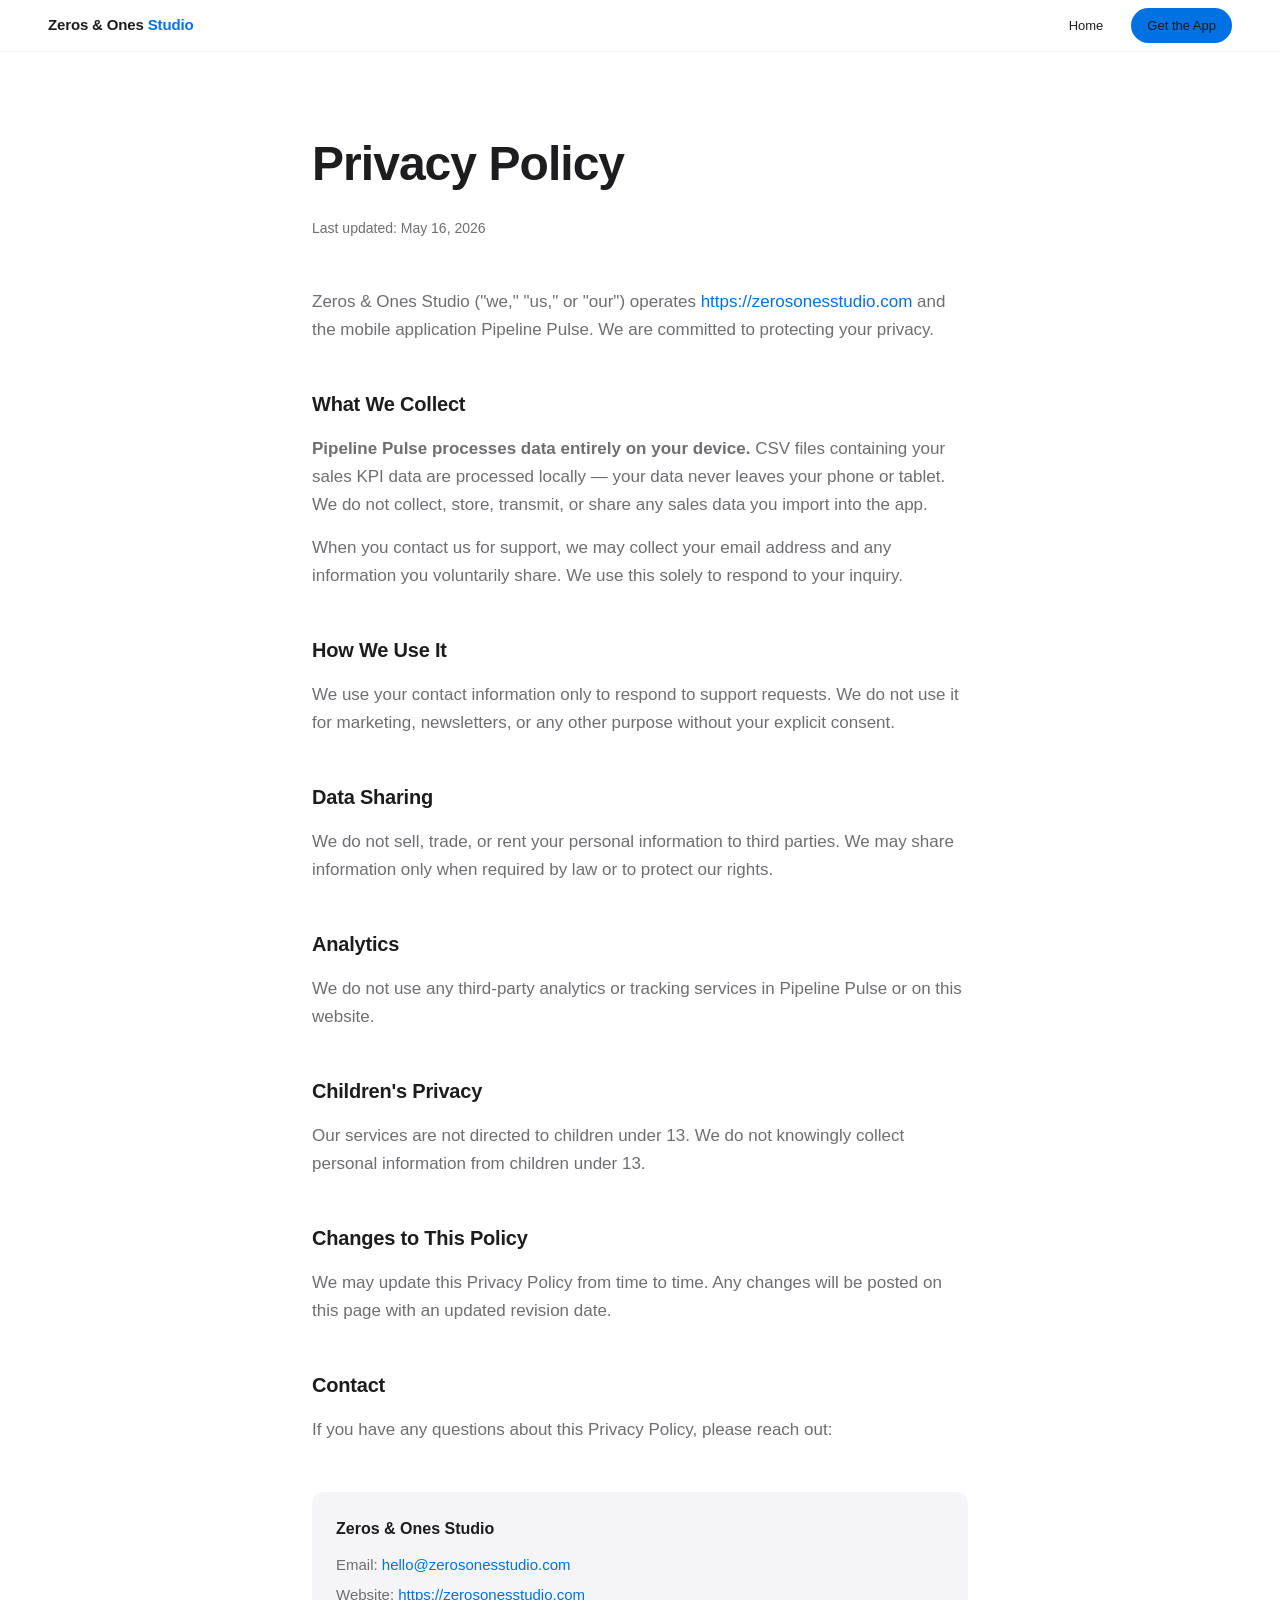
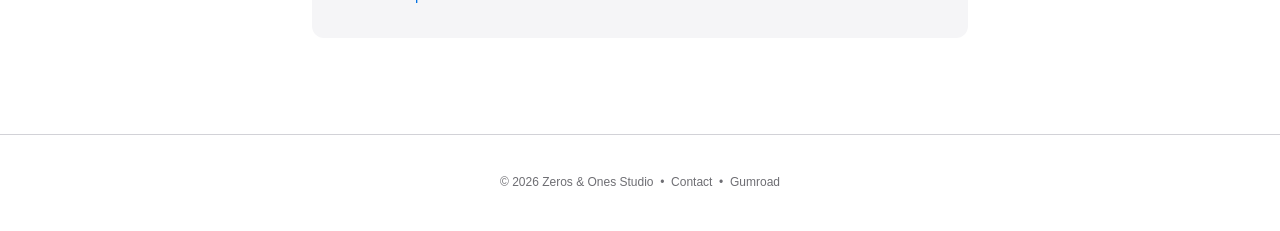
<file: index.html>
<!DOCTYPE html>
<html>
<head>
  <meta charset="utf-8">
  <title>Redirecting...</title>
  <meta http-equiv="refresh" content="0; url=/privacy/">
  <link rel="canonical" href="/privacy/">
</head>
<body>
  <p>Redirecting to <a href="/privacy/">Privacy Policy</a>...</p>
</body>
</html>
</file>
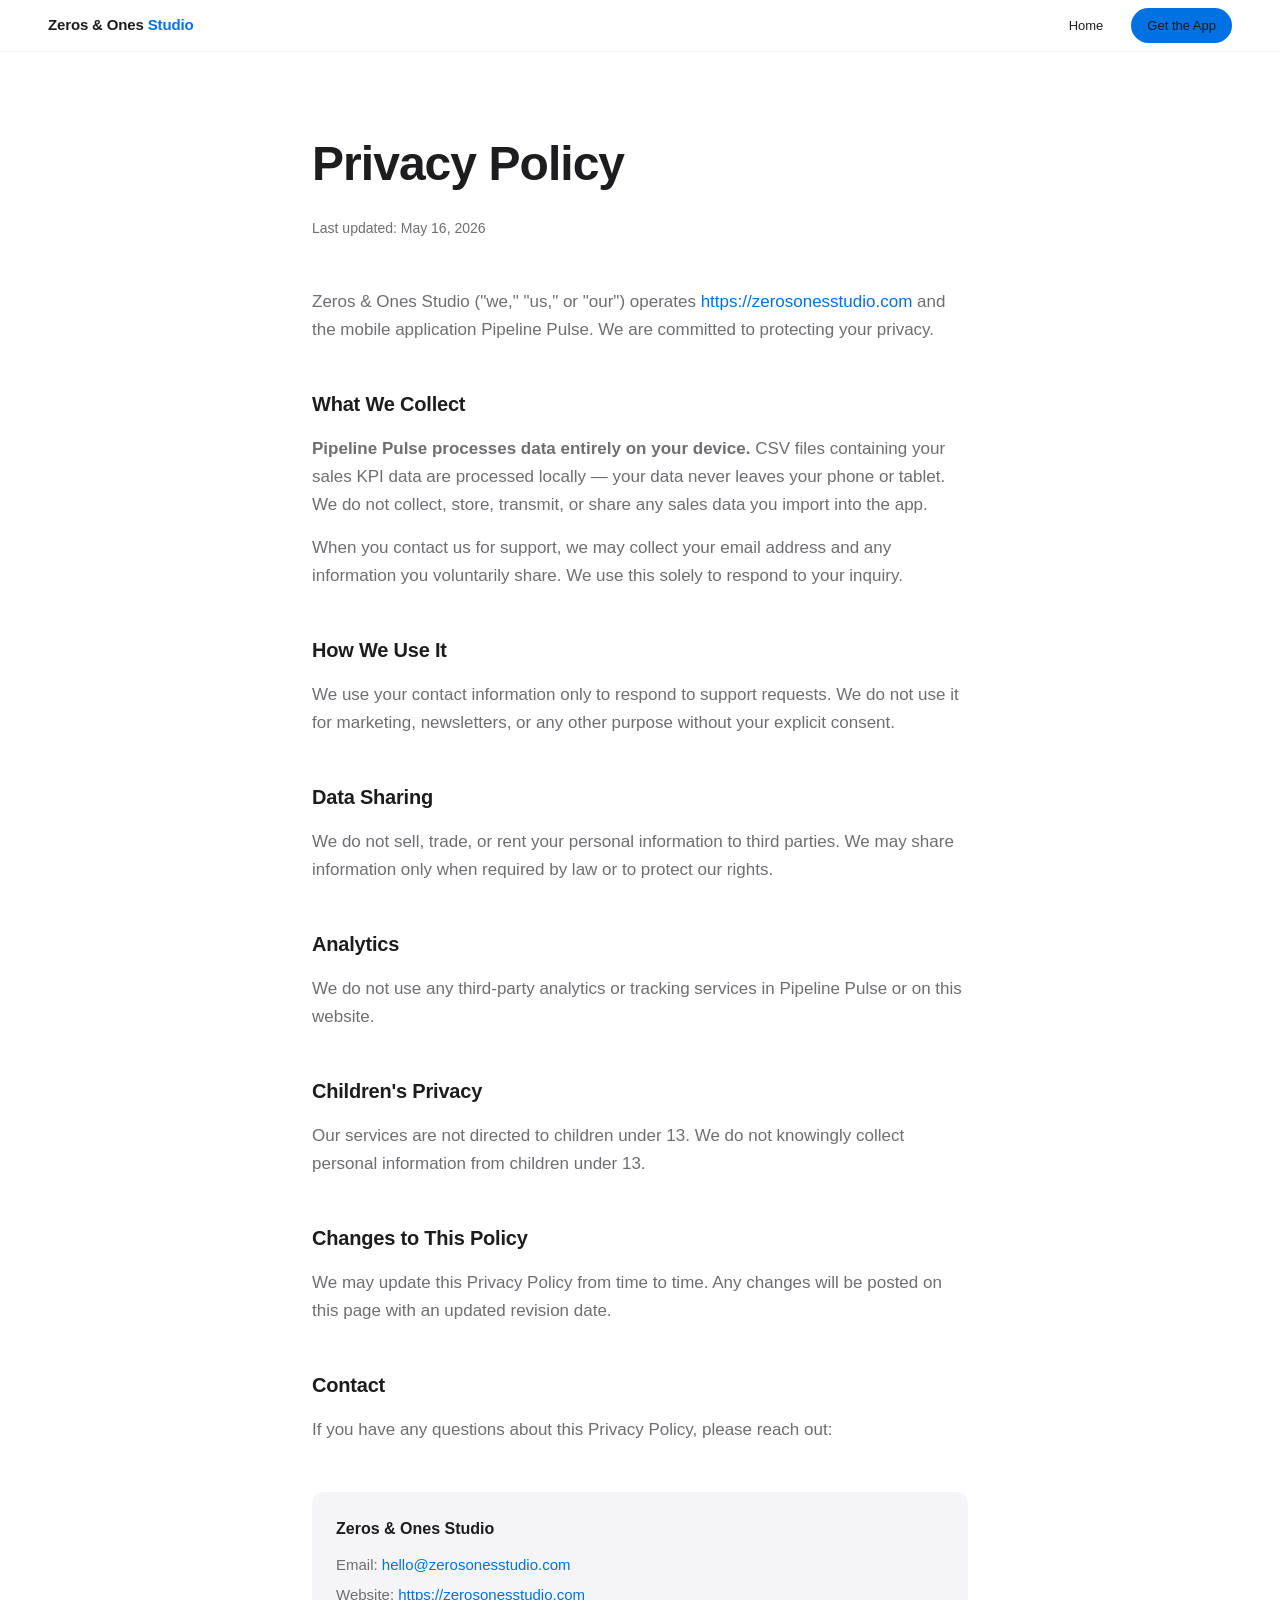
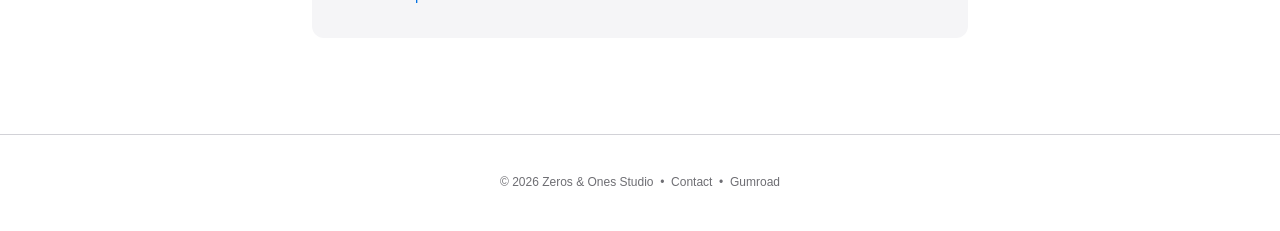
<file: privacy/index.html>
<!doctype html>
<html lang="en">
<head>
  <meta charset="utf-8" />
  <meta name="viewport" content="width=device-width, initial-scale=1" />
  <title>Privacy Policy — Zeros &amp; Ones Studio</title>
  <meta name="description" content="Privacy policy for Zeros &amp; Ones Studio and Pipeline Pulse." />
  <style>
    :root {
      --black:       #000000;
      --ink:         #1d1d1f;
      --gray-mid:    #6e6e73;
      --gray-soft:   #d2d2d7;
      --gray-pale:   #f5f5f7;
      --white:       #ffffff;
      --blue:        #0071e3;
      --radius-md:  12px;
      --font:       -apple-system, BlinkMacSystemFont, "SF Pro Text", "Inter", Helvetica Neue, Arial, sans-serif;
      --font-display: "SF Pro Display", "Inter Tight", -apple-system, BlinkMacSystemFont, Helvetica Neue, Arial, sans-serif;
    }
    *, *::before, *::after { box-sizing: border-box; margin: 0; padding: 0; }
    body {
      font: 17px/1.65 var(--font);
      color: var(--ink);
      background: var(--white);
      -webkit-font-smoothing: antialiased;
    }
    a { color: var(--blue); text-decoration: none; }
    a:hover { text-decoration: underline; }

    nav {
      position: sticky; top: 0; z-index: 100;
      background: rgba(255,255,255,0.88);
      backdrop-filter: saturate(180%) blur(20px);
      border-bottom: 1px solid var(--gray-pale);
      padding: 0 48px;
      height: 52px;
      display: flex; align-items: center; justify-content: space-between;
    }
    .nav-logo {
      font-family: var(--font-display);
      font-size: 15px; font-weight: 600;
      color: var(--ink);
      letter-spacing: -0.01em;
    }
    .nav-logo span { color: var(--blue); }
    .nav-links { display: flex; gap: 28px; align-items: center; }
    .nav-links a { font-size: 13px; color: var(--ink); font-weight: 400; }
    .nav-links a:hover { text-decoration: none; }
    .btn-nav {
      background: var(--blue); color: var(--white);
      font-size: 13px; font-weight: 500;
      padding: 7px 16px; border-radius: 980px;
      transition: background 0.15s;
    }
    .btn-nav:hover { background: var(--blue-hover); text-decoration: none; }

    .content {
      max-width: 720px;
      margin: 0 auto;
      padding: 72px 32px 96px;
    }
    .content h1 {
      font-family: var(--font-display);
      font-size: clamp(32px, 5vw, 48px);
      font-weight: 600;
      letter-spacing: -0.02em;
      color: var(--ink);
      margin-bottom: 12px;
    }
    .date { color: var(--gray-mid); font-size: 14px; margin-bottom: 48px; }
    h2 {
      font-family: var(--font-display);
      font-size: 20px; font-weight: 600;
      letter-spacing: -0.01em;
      color: var(--ink);
      margin: 44px 0 12px;
    }
    p { color: var(--gray-mid); margin: 14px 0; line-height: 1.65; }
    ul { color: var(--gray-mid); margin: 14px 0 14px 24px; }
    li { margin: 8px 0; line-height: 1.6; }
    .contact-box {
      background: var(--gray-pale);
      border-radius: var(--radius-md);
      padding: 24px;
      margin-top: 48px;
    }
    .contact-box h3 {
      font-family: var(--font-display);
      font-size: 16px; font-weight: 600;
      color: var(--ink);
      margin-bottom: 10px;
    }
    .contact-box p { margin: 6px 0; font-size: 15px; }

    footer {
      background: var(--white);
      border-top: 1px solid var(--gray-soft);
      padding: 24px 32px;
      text-align: center;
      font-size: 12px; color: var(--gray-mid);
    }
    footer a { color: var(--gray-mid); }
    footer a:hover { color: var(--ink); }

    @media (max-width: 640px) {
      nav { padding: 0 20px; }
      .nav-links a:not(.btn-nav) { display: none; }
      .content { padding: 48px 20px 72px; }
    }
  </style>
</head>
<body>

  <nav>
    <div class="nav-logo">Zeros &amp; Ones <span>Studio</span></div>
    <div class="nav-links">
      <a href="https://zerosonesstudio.com">Home</a>
      <a href="https://zerosonesstudio.gumroad.com" class="btn-nav">Get the App</a>
    </div>
  </nav>

  <div class="content">
    <h1>Privacy Policy</h1>
    <p class="date">Last updated: May 16, 2026</p>

    <p>Zeros &amp; Ones Studio ("we," "us," or "our") operates <a href="https://zerosonesstudio.com">https://zerosonesstudio.com</a> and the mobile application Pipeline Pulse. We are committed to protecting your privacy.</p>

    <h2>What We Collect</h2>
    <p><strong>Pipeline Pulse processes data entirely on your device.</strong> CSV files containing your sales KPI data are processed locally — your data never leaves your phone or tablet. We do not collect, store, transmit, or share any sales data you import into the app.</p>
    <p>When you contact us for support, we may collect your email address and any information you voluntarily share. We use this solely to respond to your inquiry.</p>

    <h2>How We Use It</h2>
    <p>We use your contact information only to respond to support requests. We do not use it for marketing, newsletters, or any other purpose without your explicit consent.</p>

    <h2>Data Sharing</h2>
    <p>We do not sell, trade, or rent your personal information to third parties. We may share information only when required by law or to protect our rights.</p>

    <h2>Analytics</h2>
    <p>We do not use any third-party analytics or tracking services in Pipeline Pulse or on this website.</p>

    <h2>Children's Privacy</h2>
    <p>Our services are not directed to children under 13. We do not knowingly collect personal information from children under 13.</p>

    <h2>Changes to This Policy</h2>
    <p>We may update this Privacy Policy from time to time. Any changes will be posted on this page with an updated revision date.</p>

    <h2>Contact</h2>
    <p>If you have any questions about this Privacy Policy, please reach out:</p>

    <div class="contact-box">
      <h3>Zeros &amp; Ones Studio</h3>
      <p>Email: <a href="mailto:hello@zerosonesstudio.com">hello@zerosonesstudio.com</a></p>
      <p>Website: <a href="https://zerosonesstudio.com">https://zerosonesstudio.com</a></p>
    </div>
  </div>

  <footer>
    <p>&copy; 2026 Zeros &amp; Ones Studio &nbsp;&bull;&nbsp; <a href="mailto:hello@zerosonesstudio.com">Contact</a> &nbsp;&bull;&nbsp; <a href="https://zerosonesstudio.gumroad.com">Gumroad</a></p>
  </footer>

</body>
</html>
</file>
